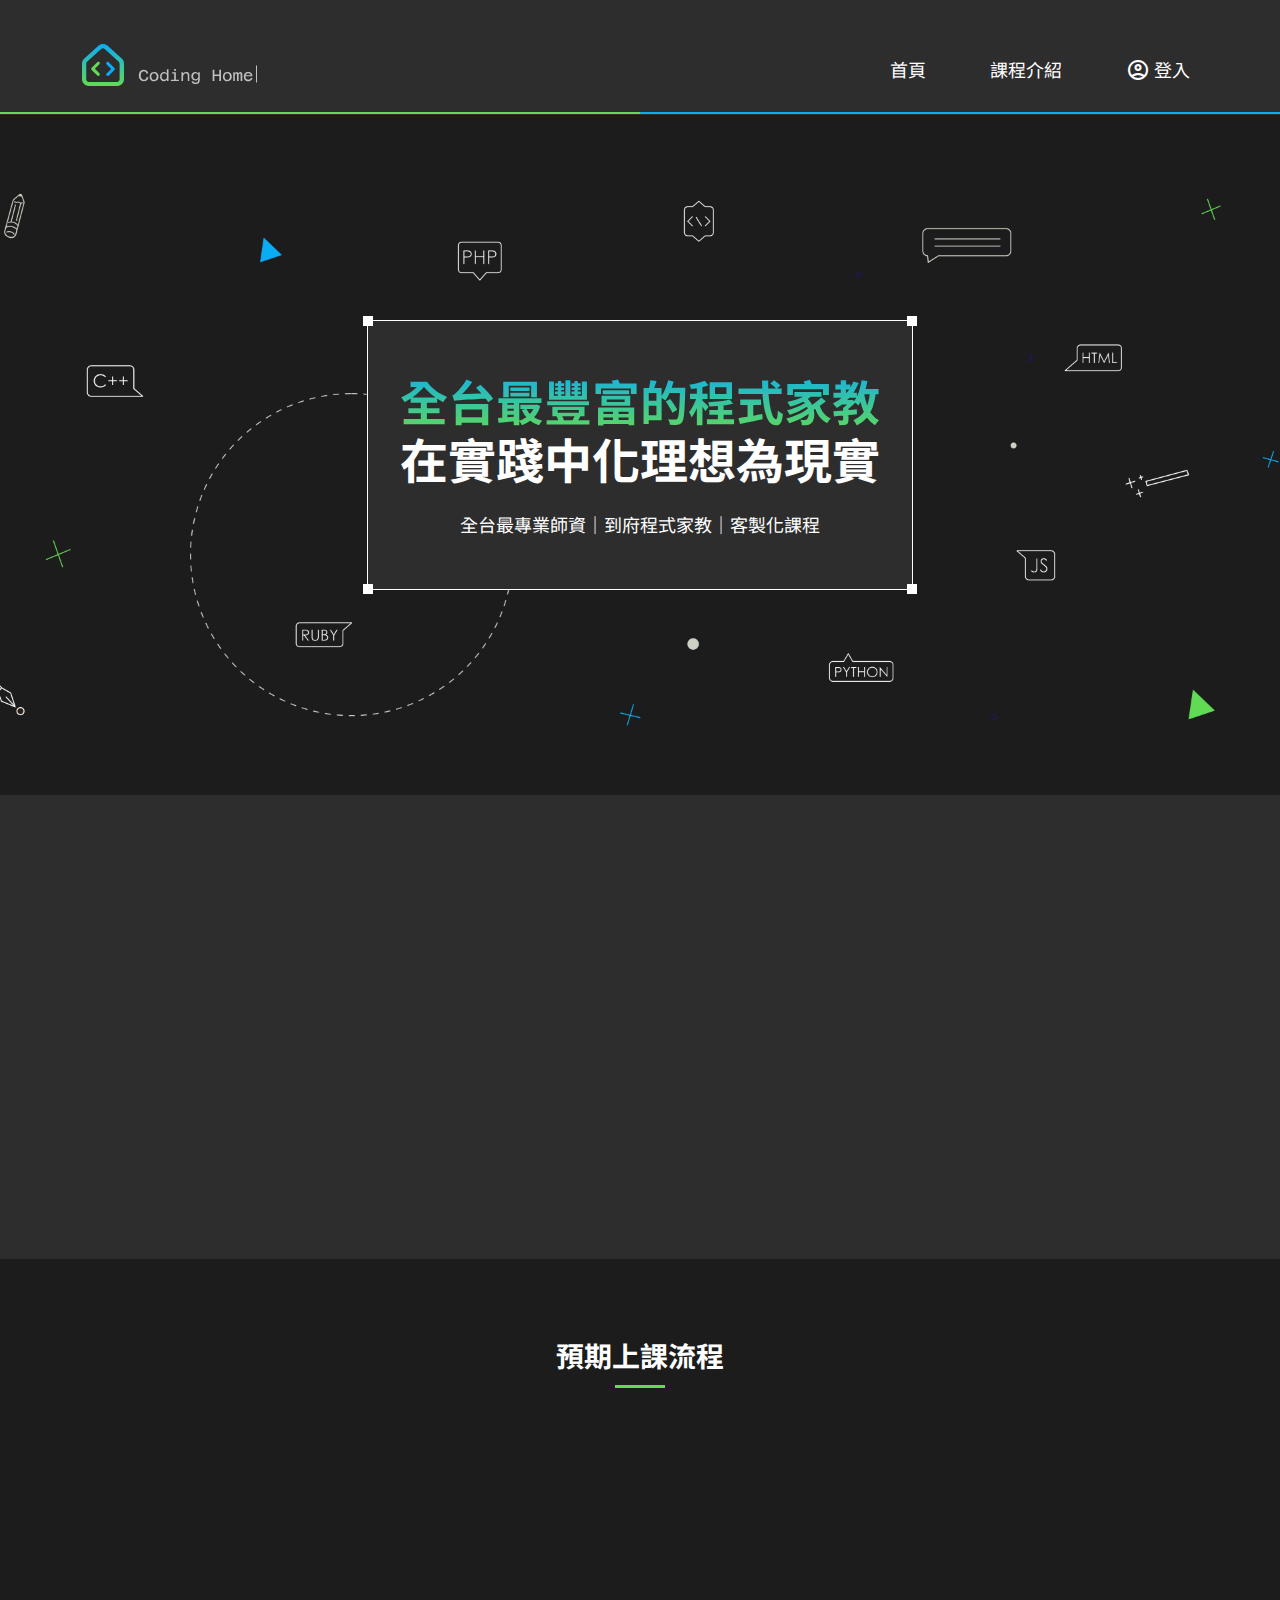
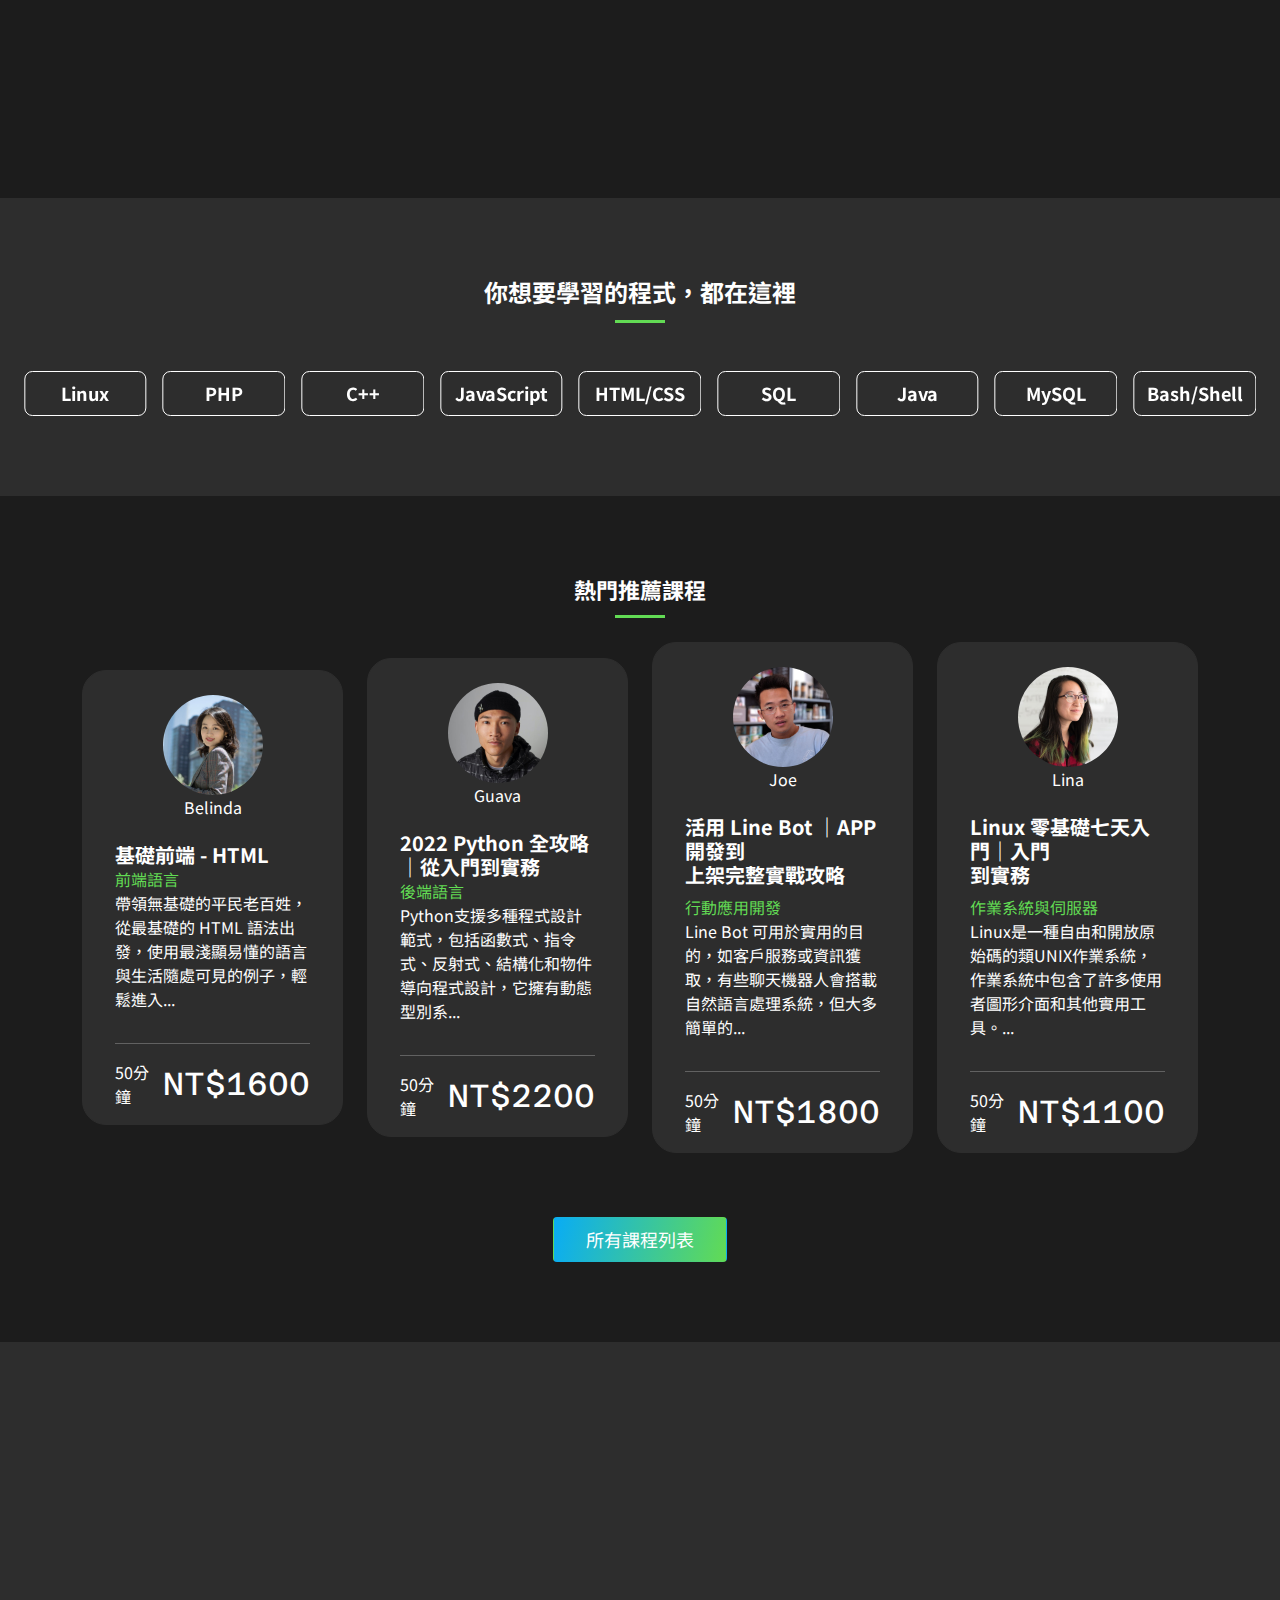
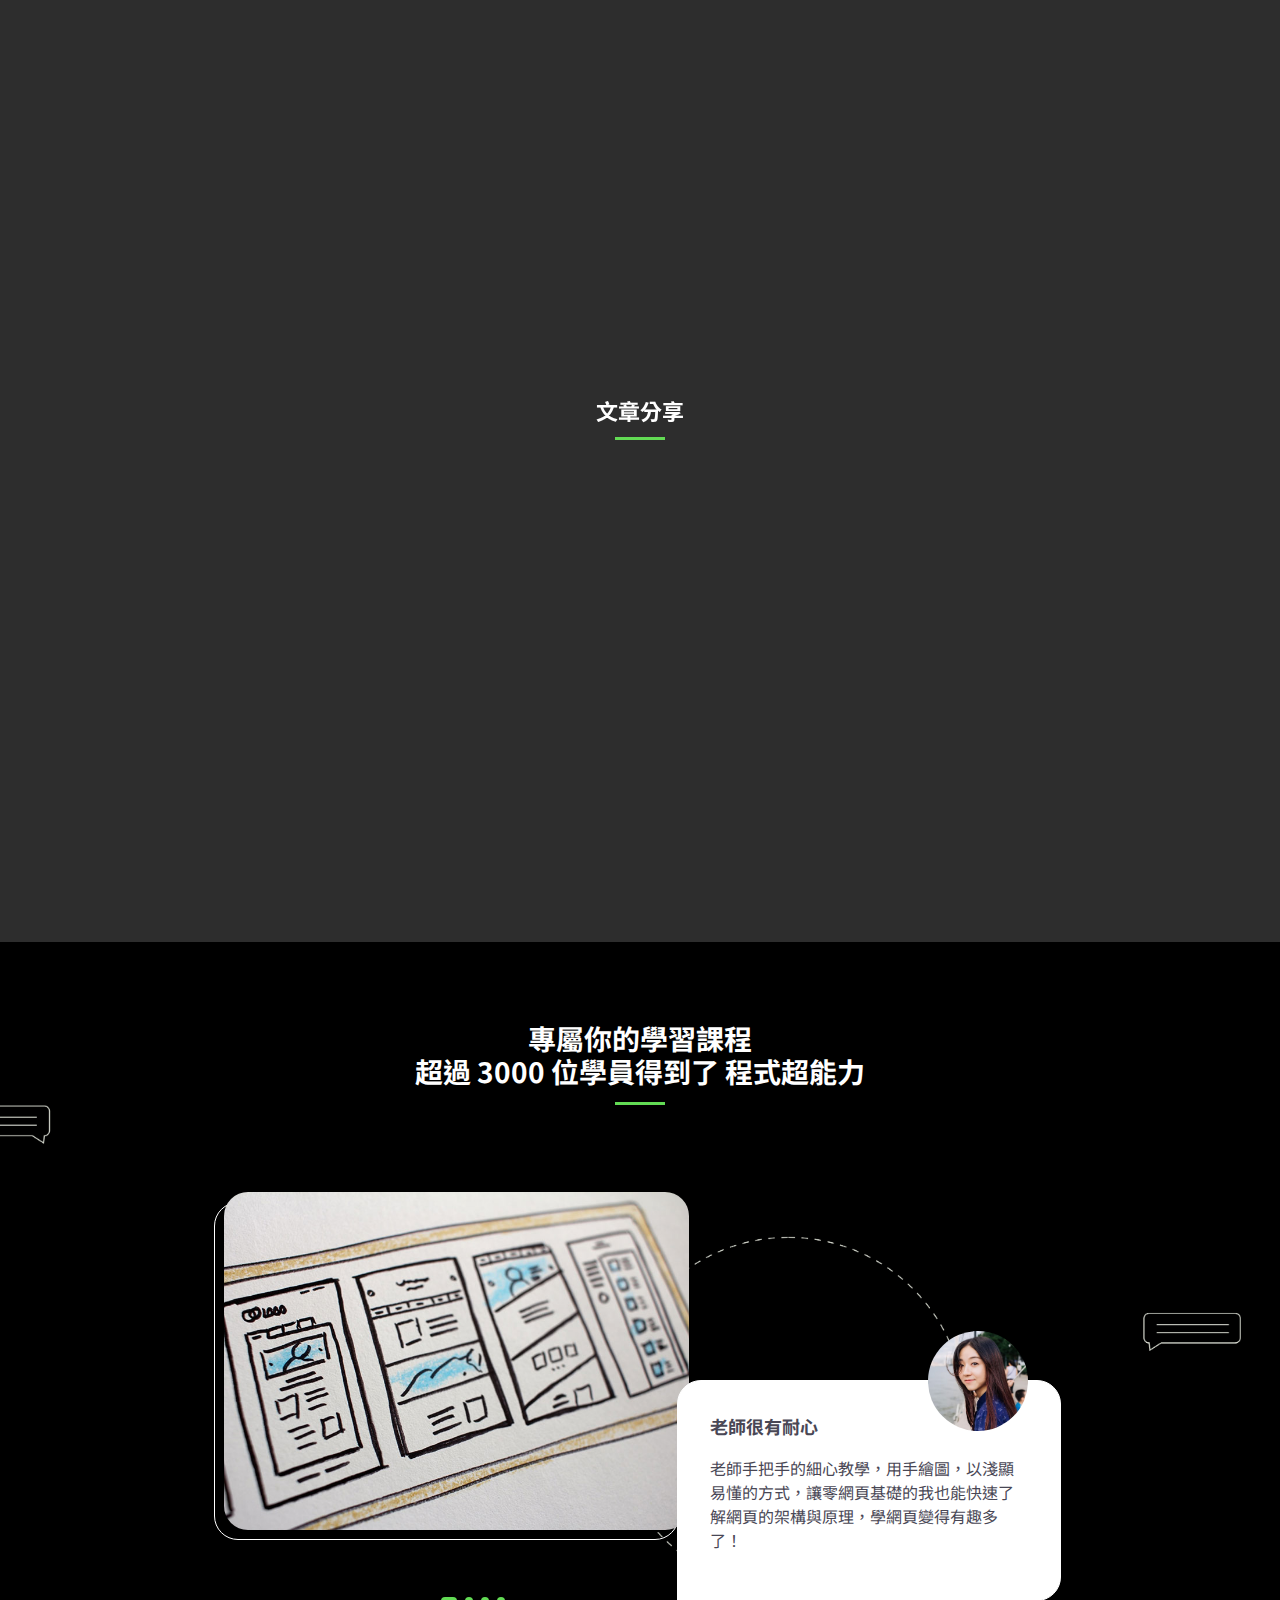
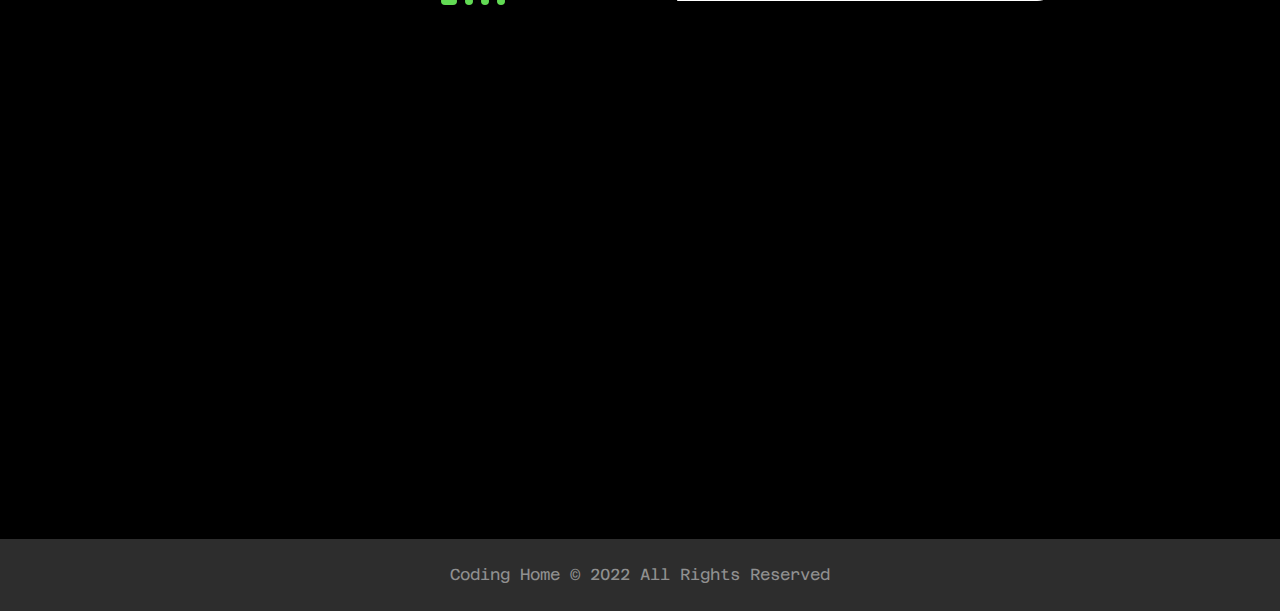
<file: index.html>
<!DOCTYPE html>
<html lang="en">

  <head>
    <meta charset="UTF-8">
    <meta name="viewport" content="width=device-width, initial-scale=1.0">
    <meta http-equiv="X-UA-Compatible" content="ie=edge">
    <title>Boostrap Index</title>
    <link rel="stylesheet" href="https://cdnjs.cloudflare.com/ajax/libs/font-awesome/5.13.0/css/all.min.css" />
    <link
    href="https://fonts.googleapis.com/css?family=Material+Icons|Material+Icons+Outlined|Material+Icons+Round|Material+Icons+Sharp|Material+Icons+Two+Tone"
    rel="stylesheet">
    <link rel="stylesheet" href="https://fonts.googleapis.com/css2?family=Material+Symbols+Outlined:opsz,wght,FILL,GRAD@48,400,0,0" />
    <link rel="stylesheet" href="https://unpkg.com/aos@2.3.1/dist/aos.css">
    <link rel="stylesheet" href="https://cdn.jsdelivr.net/npm/swiper/swiper-bundle.min.css" />
    <link rel="stylesheet" href="./assets/style/all.css">
  </head>

  <body>
    <nav class="navbar navbar-expand-lg navbar-dark bg-dark2 sticky-top">
      <div class="container align-items-end">
        <a class="navbar-brand d-md-none logo-img" href="./index.html"><img src="./assets/images/logo2.svg" class="mx-auto d-block " height="24" alt="logo"></a>
        <a class="navbar-brand d-none d-md-flex" href="./index.html"><img src="./assets/images/logo.svg" class="" height="42" alt="logo"></a>
        <button class="navbar-toggler border-0" type="button" data-bs-toggle="collapse" data-bs-target="#navbarNavDropdown" aria-controls="navbarNavDropdown" aria-expanded="false" aria-label="Toggle navigation">
          <span class="material-icons-round text-primary fs-md-2">
            drag_handle
          </span>
        </button>
        <div class="collapse navbar-collapse" id="navbarNavDropdown">
          <ul class="navbar-nav ms-auto text-center mt-4 ">
            <li class="nav-item me-5">
              <a class="nav-link active fs-7 text-white" aria-current="page" href="./index.html">首頁</a>
            </li>
            <li class="nav-item me-5">
              <a class="nav-link fs-7 text-white" href="./intro_course.html">課程介紹</a>
            </li>
            <li class="nav-item ">
              <a class="nav-link d-flex justify-content-center align-items-center fs-7 text-white " href="#">
                <span class="material-symbols-outlined me-1">
                  account_circle
                </span>登入
              </a>
            </li>
            <li class="nav-item dropdown">
              
              <ul class="dropdown-menu" aria-labelledby="navbarDropdownMenuLink">
                <li><a class="dropdown-item" href="#">首頁</a></li>
                <li><a class="dropdown-item" href="#">課程介紹</a></li>
                <li>
                  <a class="nav-link d-flex align-items-center" href="#">
                    <span class="material-symbols-outlined me-1">
                      account_circle
                    </span>登入
                  </a>
                </li>
              </ul>
            </li>
          </ul>
        </div>
      </div>
    </nav>

    

<div class="bg-dark">
    <div class="banner">
        <div class="container">
            <div class="row justify-content-center">
                <div class="col-md-6" >
                    <div class="bg-dark2 banner-txt text-center position-relative ">
                        <div class="square position-absolute top-0 start-0 translate-middle"></div>
                        <div class="square position-absolute top-0 start-100 translate-middle"></div>
                        <div class="square position-absolute top-100 start-0 translate-middle"></div>
                        <div class="square position-absolute top-100 start-100 translate-middle"></div>
                        <h1 class="mb-4 fw-bold fs-4 fs-md-3 fs-xl-1"><span class="txt-gradient">全台最豐富的程式家教</span><br>
                        在實踐中化理想為現實
                        </h1>
                        <p class="my-0 fs-md-7 fs-8 ">全台最專業師資｜到府程式家教｜客製化課程</p>
                    </div>
                </div>
            </div>
        </div>
    </div>
</div>

<section class="section section-purpose bg-dark2">
    <div class="container">
        <div class="row justify-content-between align-items-center" data-aos="fade-right">
            <div class="col-lg-2">
                <div>
                    <h2 class="fw-bold fs-md-3 fs-4 text-md-center underline underline-lg-start ">
                        手把手帶你<br>親自到家教到會
                    </h2>
                </div>
            </div>
            <div class="col-lg-3">
                <div class="cards py-5 mb-4 text-center">
                    <span class="material-icons-outlined fz-big mb-4">
                        code
                    </span>
                    <h3 class="fs-7 mb-3 fw-bold">超過 100 種專業課程</h3>
                    <p class="fs-7">學習標準化的電腦形式語言<br>培養運算思維和邏輯素養</p>
                </div>
            </div>
            <div class="col-lg-3">
                <div class="cards py-5 mb-4 text-center">
                    <span class="material-icons-outlined  fz-big mb-4">
                        rocket_launch
                    </span>
                    <h3 class="fs-7 mb-3 fw-bold">高效學習</h3>
                    <p class="fs-7">客製化專屬課表<br>讓學習變簡單</p>
                </div>
            </div>
            <div class="col-lg-3">
                <div class="cards py-5 mb-4 text-center">
                    <span class="material-icons-outlined  fz-big mb-4">
                        fmd_good
                    </span>
                    <h3 class="fs-7 mb-3 fw-bold">指定地點</h3>
                    <p class="fs-7">專業老師到你指定的地點<br>一對一高效學習</p>
                </div>
            </div>
        </div>
    </div>
    
</section>

<section class="section section-course bg-dark">
    <div class="container">
        <div class="row">
            <div class="col-12">
                <h2 class="fs-5 fs-md-3 fw-bold text-center underline underline-center">
                    預期上課流程
                </h2>
            </div>
            <div class="col-12">
                <ol class="d-md-flex flex-md-wrap list-unstyled" data-aos="fade-left">
                    <li class="col-md-6 col-xl-3 ">
                        <div class="cards position-relative h-100">
                            <h3 class="fs-4 fw-bold mb-3">預約</h3>
                            <p class="fs-7  ">線上預約指定課程，由老師安排專屬課程</p>
                            <div class="position-absolute  top-0 translate-middle-y px-2 text-primary font-family fw-bold fs-1 bg-dark">01
                            </div>
                        </div>
                    </li>
                    <li class="col-md-6 col-xl-3 ">
                        <div class="cards position-relative h-100">
                            <h3 class="fs-4 fw-bold mb-3">付款</h3>
                            <p class="fs-7">支援各種支付方式提供12期分期付款</p>
                            <div class="position-absolute  top-0 translate-middle-y px-2 text-primary font-family fw-bold fs-1 bg-dark">02                                
                            </div>
                        </div>
                    </li>
                    <li class="col-md-6 col-xl-3 ">
                        <div class="cards position-relative h-100">
                            <h3 class="fs-4 fw-bold mb-3">上課</h3>
                            <p class="fs-7">地點由您指定密集性一對一教學</p>
                            <div class="position-absolute  top-0 translate-middle-y px-2 text-primary font-family fw-bold fs-1 bg-dark">03</div>
                        </div>
                    </li>
                    <li class="col-md-6 col-xl-3">
                        <div class="cards position-relative h-100">
                            <h3 class="fs-4 fw-bold mb-3">提供滿意度</h3>
                            <p class="fs-7">提供課程滿意度及回饋讓我們持續成長與進步</p>
                            <div class="position-absolute  top-0 translate-middle-y px-2 text-primary font-family fw-bold fs-1 bg-dark">04</div>
                        </div>
                    </li>
                </ol>
            </div>
        </div>
    </div>
</section>

<section class="section section-learn bg-dark2">
    <h2 class="fs-4 fw-bold underline underline-center">你想要學習的程式，都在這裡</h2>
    <!-- Swiper -->
    <div class="swiper mySwiper">
        <div class="swiper-wrapper ">
            <div class="swiper-slide">
                <div class="swiper-item fw-bold">JavaScript</div>
            </div>
            <div class="swiper-slide">
                <div class="swiper-item fw-bold">HTML/CSS</div>
            </div>
            <div class="swiper-slide">
                <div class="swiper-item fw-bold">SQL</div>
            </div>
            <div class="swiper-slide">
                <div class="swiper-item fw-bold">Java</div>
            </div>
            <div class="swiper-slide">
                <div class="swiper-item fw-bold">MySQL</div>
            </div>
            <div class="swiper-slide">
                <div class="swiper-item fw-bold">Bash/Shell</div>
            </div>
            <div class="swiper-slide">
                <div class="swiper-item fw-bold">Python</div>
            </div>
            <div class="swiper-slide">
                <div class="swiper-item fw-bold">Linux</div>
            </div>
            <div class="swiper-slide">
                <div class="swiper-item fw-bold">PHP</div>
            </div>
            <div class="swiper-slide">
                <div class="swiper-item fw-bold">C++</div>
            </div>
        </div>   
    </div>
     
</section>

<section class="section section-hotCourse bg-dark ">
    <div class="container">
        <h2 class="fs-5 fw-bold text-center underline underline-center">熱門推薦課程</h2>
        <div class="row align-items-center">
            <div class="col-md-6 col-xl-3 ">
                <div class="cards bg-dark2 mb-3 h-100">
                    <!-- <div class="d-flex flex-column  h-100"> -->
                        <h3 class="fs-6 fw-bold my-0">基礎前端 - HTML</h3>
                        <div class="hotCourse-img mx-auto order-first">
                            <img src="./assets/images/teacher01.jpg" class="rounded-circle"  alt="teacher01">
                        </div>
                        <p class="text-center order-first mb-4">Belinda</p>
                        <p class="text-primary flex-grow-1 my-0">前端語言</p>
                        <p class="text-break flex-grow-1 mb-3">帶領無基礎的平民老百姓，從最基礎的 HTML 語法出發，使用最淺顯易懂的語言與生活隨處可見的例子，輕鬆進入...</p>
                        <hr class="mb-3">
                        <div class="d-flex justify-content-center align-items-center ">
                            <p class="me-2 my-0">50分鐘</p>
                            <p class="font-family fs-2 my-0">NT$1600</p>
                        </div>
                    <!-- </div> -->
                </div>
            </div>
            <div class="col-md-6 col-xl-3 ">
                <div class="cards bg-dark2 mb-3 h-100">
                    <!-- <div class="d-flex flex-column flex-wrap h-100"> -->
                        <h3 class="fs-6 fw-bold my-0">2022 Python 全攻略｜從入門到實務</h3>
                        <div class="hotCourse-img mx-auto order-first">
                            <img src="./assets/images/teacher02.jpg" class="rounded-circle" alt="teacher01">
                        </div>
                        <p class="text-center order-first mb-4">Guava</p>
                        <p class="text-primary flex-grow-1 my-0">後端語言</p>
                        <p class="text-break flex-grow-1 mb-3">Python支援多種程式設計範式，包括函數式、指令式、反射式、結構化和物件導向程式設計，它擁有動態型別系...</p>
                        <hr class="mb-3">
                        <div class="d-flex justify-content-center align-items-center">
                            <p class="me-2 my-0">50分鐘</p>
                            <p class="font-family fs-2 my-0">NT$2200</p>
                        </div>
                    <!-- </div> -->
                </div>
            </div>
            <div class="col-md-6 col-xl-3 h-100">
                <div class="cards bg-dark2 mb-3 h-100">
                    <h3 class="fs-6 fw-bold">活用 Line Bot ｜APP 開發到<br>上架完整實戰攻略</h3>
                    <div class="hotCourse-img mx-auto order-first">
                        <img src="./assets/images/teacher03.jpg" class="rounded-circle" height="100" alt="teacher01">
                    </div>
                    <p class="text-center order-first mb-4">Joe</p>
                    <p class="text-primary my-0">行動應用開發</p>
                    <p class="text-break mb-3">Line Bot 可用於實用的目的，如客戶服務或資訊獲取，有些聊天機器人會搭載自然語言處理系統，但大多簡單的...</p>
                    <hr class="mb-3">
                    <div class="d-flex justify-content-center align-items-center">
                        <p class="me-2 my-0">50分鐘</p>
                        <p class="font-family fs-2 my-0">NT$1800</p>
                    </div>
                </div>
            </div>
            <div class="col-md-6 col-xl-3 h-100">
                <div class="cards bg-dark2 mb-3 h-100">
                    <h3 class="fs-6 fw-bold">Linux 零基礎七天入門｜入門<br>到實務</h3>
                    <div class="hotCourse-img mx-auto order-first">
                        <img src="./assets/images/teacher04.jpg" class="rounded-circle" alt="teacher01">
                    </div>
                    <p class="text-center order-first mb-4">Lina</p>
                    <p class="text-primary my-0">作業系統與伺服器</p>
                    <p class="text-break mb-3">Linux是一種自由和開放原始碼的類UNIX作業系統，作業系統中包含了許多使用者圖形介面和其他實用工具。...</p>
                    <hr class="mb-3">
                    <div class="d-flex justify-content-center align-items-center">
                        <p class="me-2 my-0">50分鐘</p>
                        <p class="font-family fs-2 my-0">NT$1100</p>
                    </div>
                </div>
            </div>
        </div>
        <div class="d-flex flex-column align-items-center mt-md-5">
            <a href="#" >
                <button type="button" class="btn bg-gradient text-center rounded-2 text-white fs-7 px-7 py-2">所有課程列表</button>
            </a>
        </div>
    </div>
</section>

<section class="container-fluid section-slogan bg-dark2">
    <div class="row d-md-flex text-center text-md-start">
        <div class="col-md-6 col-lg-3 cards slogan-bg" data-aos="fade-up">
            <span class="material-icons mb-3  ">question_answer</span>
            <h3 class="fs-4 fw-bold underline underline-lg-start mb-5 ">對症下藥，專案製作</h3>
            <p class="fs-7 text-break">除了可以瘋狂提問之外<br>還有機會一起完成專案</p>
         
        </div>
        <div class="col-md-6 col-lg-3 cards slogan-bg" data-aos="fade-down">
            <span class="material-icons mb-3">tips_and_updates</span>
            <h3 class="fs-4 fw-bold underline underline-lg-start mb-5">激發你的學習潛力</h3>
            <p class="fs-7 text-break">進度制課程安排&個人化學習建議有效管理你的學習動力</p>
        </div>
        <div class="col-md-6 col-lg-3 cards slogan-bg" data-aos="fade-up">
            <span class="material-icons mb-3">thumb_up</span>
            <h3 class="fs-4 fw-bold underline underline-lg-start mb-5">學習效率</h3>
            <p class="fs-7 text-break">針對學員狀況調整內容與步調<br>學習精準最有效</p>
        </div>
        <div class="col-md-6 col-lg-3 cards slogan-bg" data-aos="fade-down">
            <span class="material-icons mb-3">supervisor_account</span>
            <h3 class="fs-4 fw-bold underline underline-lg-start mb-5">一對一指導</h3>
            <p class="fs-7 text-break">針對目的進行客製化課程安排<br>快速的學以致用</p>
        </div>
    </div>
</section>

<section class="section-shareArticle bg-dark2">
    <div class="container">
        <div class="row ">
            <h2 class="fs-5 fw-bold text-center underline underline-center mb56">文章分享</h2>
            <div class="d-md-flex ">
                <div class="col-lg-4  cards mb-4 position-relative" data-aos="flip-left">
                    <div class="squareRounded squareRounded-topLeft position-absolute top-0 start-0"></div>
                    <div class="squareRounded squareRounded-topRight position-absolute top-0 end-0"></div>
                    <div class="squareRounded squareRounded-bottomLeft position-absolute bottom-0 start-0"></div>
                    <div class="squareRounded squareRounded-bottomRight position-absolute bottom-0 end-0"></div>
                    <img src="./assets/images/article01.jpg" class="img-fluid mb-3" alt="article01">
                    <h3 class="fs-7 fw-bold mb-3">2022 前端開發者學習地圖</h3>
                    <p class="text-break">轉職為前端的這條職業路上該如何發展？本篇為前端開發者提供學習地圖參考</p>
                    <p class="fs-7 font-family text-primary text-end my-0">MORE</p>
                </div>
                <div class="col-lg-4 cards mb-4 position-relative" data-aos="flip-right">
                    <div class="squareRounded squareRounded-topLeft position-absolute top-0 start-0"></div>
                    <div class="squareRounded squareRounded-topRight position-absolute top-0 end-0"></div>
                    <div class="squareRounded squareRounded-bottomLeft position-absolute bottom-0 start-0"></div>
                    <div class="squareRounded squareRounded-bottomRight position-absolute bottom-0 end-0"></div>
                    <img src="./assets/images/article02.jpg" class="img-fluid mb-3" alt="article02">
                    <h3 class="fs-7 fw-bold mb-3">軟體工程師有哪些類別</h3>
                    <p class="text-break">軟體工程師領域廣闊，許多人仍然對此相關職務感到陌生，本篇就介紹主流的軟體工程師職務</p>
                    <p class="fs-7 font-family text-primary text-end my-0">MORE</p>
                </div>
                <div class="col-lg-4 cards position-relative" data-aos="flip-left">
                    <div class="squareRounded squareRounded-topLeft position-absolute top-0 start-0"></div>
                    <div class="squareRounded squareRounded-topRight position-absolute top-0 end-0"></div>
                    <div class="squareRounded squareRounded-bottomLeft position-absolute bottom-0 start-0"></div>
                    <div class="squareRounded squareRounded-bottomRight position-absolute bottom-0 end-0"></div>
                    <img src="./assets/images/article03.jpg" class="img-fluid mb-3" alt="article03">
                    <h3 class="fs-7 fw-bold mb-3">免費 25 小時前端教學資源</h3>
                    <p class="text-break">這篇文章規劃了適合「前端工程師」的學習地圖，讓新進的學生了解如何選擇課程</p>
                    <p class="fs-7 font-family text-primary text-end my-0">MORE</p>
                </div>
            </div>
        </div>
    </div>
</section>

<section class="feedback bg-black">
    <div class="container">
        <div class="row">
            <h2 class="fs-4 fs-md-3 fw-bold text-center underline underline-center mb-40">專屬你的學習課程<br>超過 3000 位學員得到了 程式超能力</h2>
            <div class="swiper feedback-Swiper">
                <div class="swiper-wrapper mb-7">
                    <div class="swiper-slide d-md-flex justify-content-center align-items-center">
                        <div class="col-md-5 feedback-image mb-40 position-relative">
                            <img src="./assets/images/share.jpg" class="img-fluid rounded-5" alt="share.jpg">
                        </div>
                        <div class="col-md-4 mb-7 ">
                            <div class="feedback-content">
                                <img src="./assets/images/student01.jpg" class="rounded-circle" alt="student01.jpg">
                                <p class="fs-7 fw-bold">老師很有耐心</p>
                                <p class="text-break">老師手把手的細心教學，用手繪圖，以淺顯易懂的方式，讓零網頁基礎的我也能快速了解網頁的架構與原理，學網頁變得有趣多了！</p>
                            </div>
                        </div>
                    </div>
                    <div class="swiper-slide d-md-flex justify-content-center align-items-center">
                        <div class="col-md-5 feedback-image mb-40 position-relative">
                            <img src="./assets/images/article01.jpg" class="img-fluid rounded-5" alt="share.jpg">
                        </div>
                        <div class="col-md-4 mb-7">
                            <div class="feedback-content">
                                <img src="./assets/images/student02.jpg" class="rounded-circle" alt="student02.jpg">
                                <p class="fs-7 fw-bold">老師很厲害</p>
                                <p class="text-break">老師手把手的細心教學，用手繪圖，以淺顯易懂的方式，讓零網頁基礎的我也能快速了解網頁的架構與原理，學網頁變得有趣多了！</p>
                            </div>
                        </div>
                    </div>
                    <div class="swiper-slide d-md-flex justify-content-center align-items-center">
                        <div class="col-md-5 feedback-image mb-40 position-relative">
                            <img src="./assets/images/article02.jpg" class="img-fluid rounded-5" alt="share.jpg">
                        </div>
                        <div class="col-md-4 mb-7">
                            <div class="feedback-content">
                                <img src="./assets/images/student03.jpg" class="rounded-circle" alt="student03.jpg">
                                <p class="fs-7 fw-bold">老師很會帶動氣氛</p>
                                <p class="text-break">老師手把手的細心教學，用手繪圖，以淺顯易懂的方式，讓零網頁基礎的我也能快速了解網頁的架構與原理，學網頁變得有趣多了！</p>
                            </div>
                        </div>
                    </div>
                    <div class="swiper-slide d-md-flex justify-content-center align-items-center">
                        <div class="col-md-5 feedback-image mb-40 position-relative">
                            <img src="./assets/images/article03.jpg" class="img-fluid rounded-5" alt="share.jpg">
                        </div>
                        <div class="col-md-4 mb-7">
                            <div class="feedback-content">
                                <img src="./assets/images/student04.jpg" class="rounded-circle" alt="student04.jpg">
                                <p class="fs-7 fw-bold">老師很會舉例</p>
                                <p class="text-break">老師會舉實例，讓學生帶入情境了解其中原理，以淺顯易懂的方式來學習網頁，讓學生快速理解原理，達到事半功倍的效果</p>
                            </div>
                        </div>
                    </div>
                    <div class="d-flex justify-content-center align-items-center swiper-buttons">
                        <div class="swiper-button-prev">
                            <span class="material-icons text-primary">
                                west
                            </span>
                        </div>
                        <div class="swiper-pagination"></div>
                        <div class="swiper-button-next">
                            <span class="material-icons text-primary">
                                east
                            </span>
                        </div>                       
                    </div>
                </div>
            </div>
        </div>
    </div>
</section>

<section class="section-joinus bg-black">
   
    <div class="container ">
        <div class="row justify-content-center text-center">
            <div class="col-xl-9 mx-auto" data-aos="fade-up">
                <div class="cards rounded-5 bg-dark d-xl-flex justify-content-between align-items-center">
                    <span class="material-icons mb-4 mb-md-0">
                        menu_book
                    </span>
                    <div>
                        <h2 class="fs-4 fs-xl-3 fw-bold mb-4">加入我們成為導師</h2>
                        <p class="fs-xl-7 text-break mb-4">歡迎各大程式大神加入我們，用知識在世界留下一點影響力。</p>
                    </div>
                    <a href="#" class="btn fs-7">立即預約</a>
                </div>
            </div>
        </div>
    </div>
</section>


    <div class="bg-dark2">
      <div class="container">
        <div class="footer text-center">
          <p class="font-family my-0">Coding Home © 2022 All Rights Reserved</p>
        </div>
      </div>
    </div>

    <script src="./assets/js/vendors.js"></script>
    <!-- AOS -->
    <script src="https://unpkg.com/aos@2.3.1/dist/aos.js"></script>
    <!-- Swiper JS -->
    <script src="https://cdn.jsdelivr.net/npm/swiper/swiper-bundle.min.js"></script>
    <script src="./assets/js/all.js"></script>
  </body>

</html>
</file>
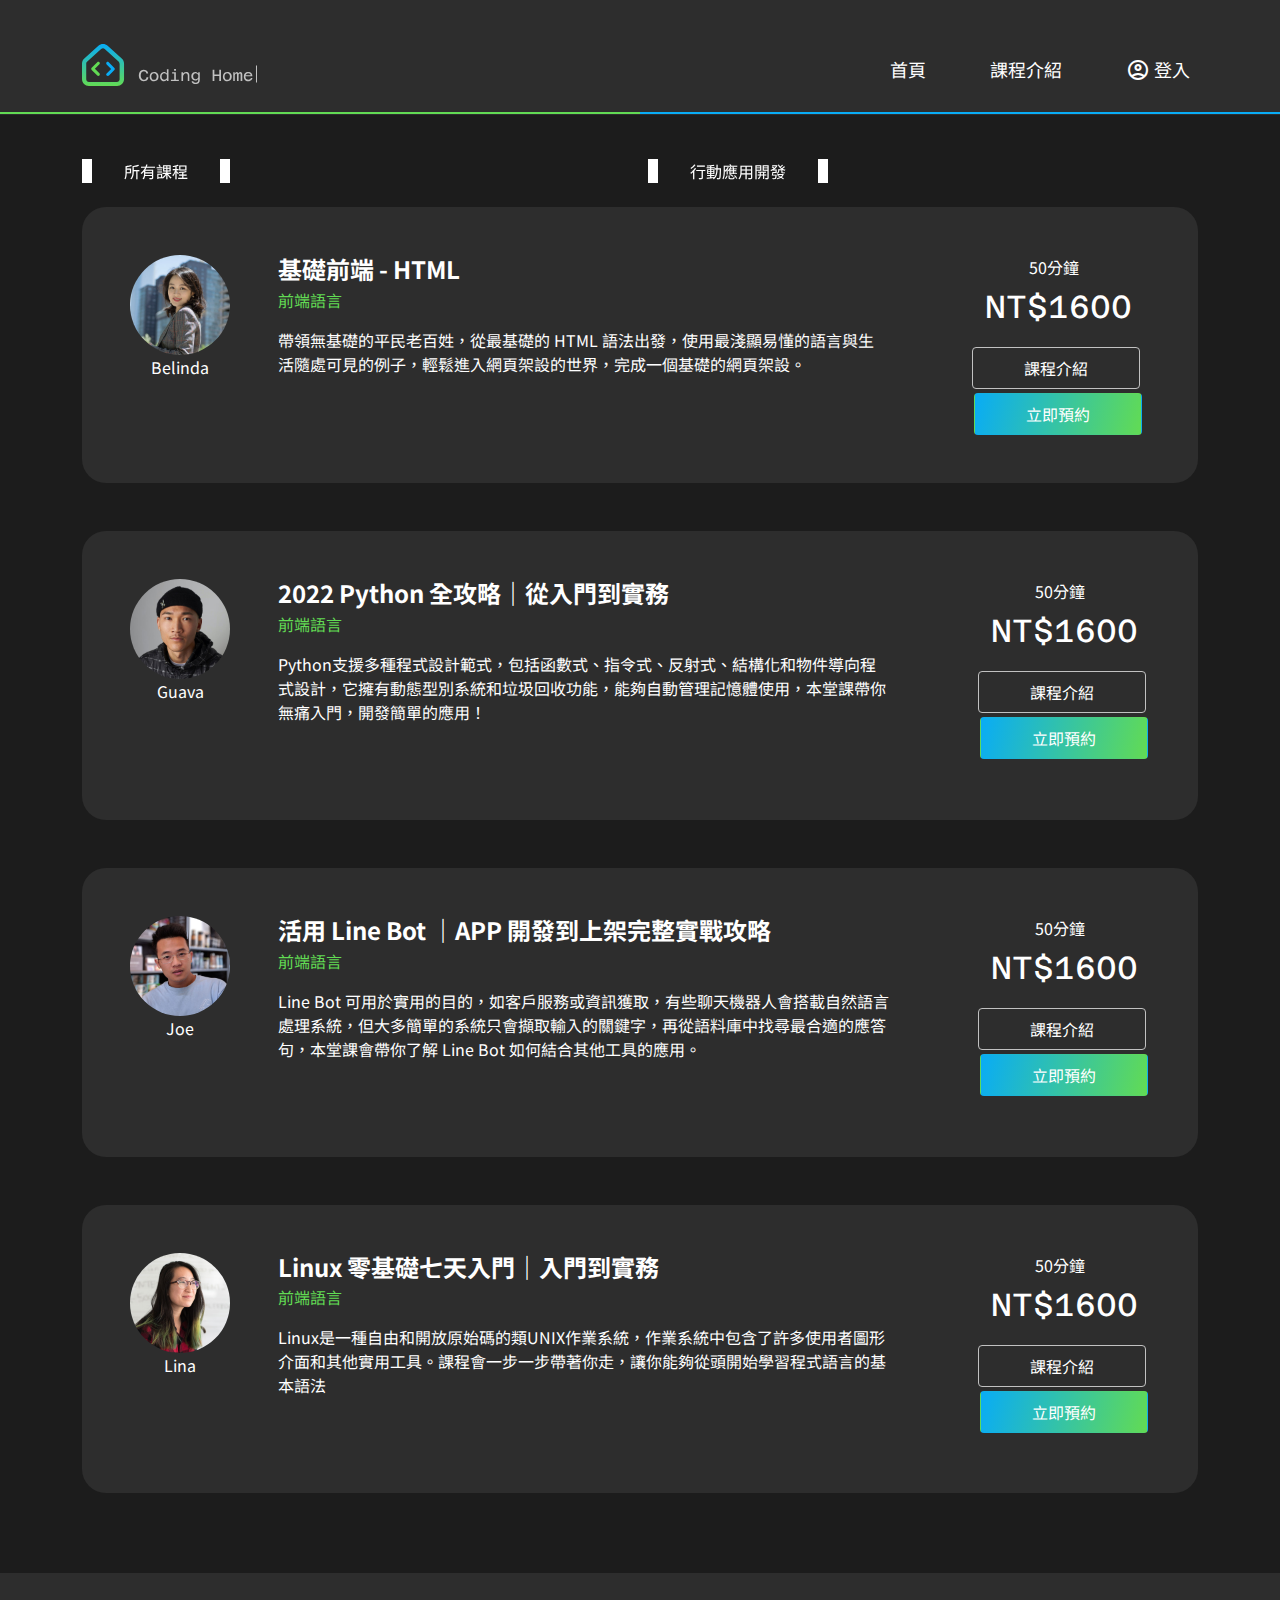
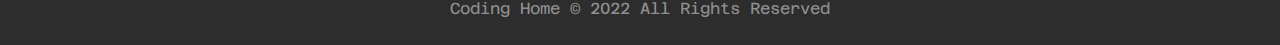
<file: intro_course.html>
<!DOCTYPE html>
<html lang="en">

  <head>
    <meta charset="UTF-8">
    <meta name="viewport" content="width=device-width, initial-scale=1.0">
    <meta http-equiv="X-UA-Compatible" content="ie=edge">
    <title>Boostrap Index</title>
    <link rel="stylesheet" href="https://cdnjs.cloudflare.com/ajax/libs/font-awesome/5.13.0/css/all.min.css" />
    <link
    href="https://fonts.googleapis.com/css?family=Material+Icons|Material+Icons+Outlined|Material+Icons+Round|Material+Icons+Sharp|Material+Icons+Two+Tone"
    rel="stylesheet">
    <link rel="stylesheet" href="https://fonts.googleapis.com/css2?family=Material+Symbols+Outlined:opsz,wght,FILL,GRAD@48,400,0,0" />
    <link rel="stylesheet" href="https://unpkg.com/aos@2.3.1/dist/aos.css">
    <link rel="stylesheet" href="https://cdn.jsdelivr.net/npm/swiper/swiper-bundle.min.css" />
    <link rel="stylesheet" href="./assets/style/all.css">
  </head>

  <body>
    <nav class="navbar navbar-expand-lg navbar-dark bg-dark2 sticky-top">
      <div class="container align-items-end">
        <a class="navbar-brand d-md-none logo-img" href="./index.html"><img src="./assets/images/logo2.svg" class="mx-auto d-block " height="24" alt="logo"></a>
        <a class="navbar-brand d-none d-md-flex" href="./index.html"><img src="./assets/images/logo.svg" class="" height="42" alt="logo"></a>
        <button class="navbar-toggler border-0" type="button" data-bs-toggle="collapse" data-bs-target="#navbarNavDropdown" aria-controls="navbarNavDropdown" aria-expanded="false" aria-label="Toggle navigation">
          <span class="material-icons-round text-primary fs-md-2">
            drag_handle
          </span>
        </button>
        <div class="collapse navbar-collapse" id="navbarNavDropdown">
          <ul class="navbar-nav ms-auto text-center mt-4 ">
            <li class="nav-item me-5">
              <a class="nav-link active fs-7 text-white" aria-current="page" href="./index.html">首頁</a>
            </li>
            <li class="nav-item me-5">
              <a class="nav-link fs-7 text-white" href="./intro_course.html">課程介紹</a>
            </li>
            <li class="nav-item ">
              <a class="nav-link d-flex justify-content-center align-items-center fs-7 text-white " href="#">
                <span class="material-symbols-outlined me-1">
                  account_circle
                </span>登入
              </a>
            </li>
            <li class="nav-item dropdown">
              
              <ul class="dropdown-menu" aria-labelledby="navbarDropdownMenuLink">
                <li><a class="dropdown-item" href="#">首頁</a></li>
                <li><a class="dropdown-item" href="#">課程介紹</a></li>
                <li>
                  <a class="nav-link d-flex align-items-center" href="#">
                    <span class="material-symbols-outlined me-1">
                      account_circle
                    </span>登入
                  </a>
                </li>
              </ul>
            </li>
          </ul>
        </div>
      </div>
    </nav>

    <div class="bg-dark">
    <div class="container">
        <div class="intro-course">
            <div class="course-items  mb-4">        
                <!-- Swiper -->
                <div class="swiper course-Swiper ">
                    <div class="swiper-wrapper">
                        <div class="swiper-slide">
                            <a href="#" class="rounded-7 w-auto">所有課程</a>
                        </div>
                        <div class="swiper-slide">
                            <a href="#" class="rounded-7 w-auto">行動應用開發</a>
                        </div>
                        <div class="swiper-slide">
                            <a href="#" class="rounded-7 w-auto">資料庫/資料科學</a>
                        </div>
                        <div class="swiper-slide">
                            <a href="#" class="rounded-7 w-auto">前端語言</a>
                        </div>
                        <div class="swiper-slide">
                            <a href="#" class="rounded-7 w-auto">後端語言</a>
                        </div>
                        <div class="swiper-slide">
                            <a href="#" class="rounded-7 w-auto">作業系統與伺服器</a>
                        </div>  
                    </div>   
                </div>
            </div>
    
    
            <div class="course-card bg-dark2 rounded-5 mb-4 mb-lg-5">
                <div class="d-md-flex">
                    <div class="me-md-5">
                        <img src="./assets/images/teacher01.jpg" class="rounded-circle mx-auto d-block" alt="teacher01.jpg">
                        <p class="text-center mb-4">Belinda</p>
                    </div>
                    <div class="mr-88">
                        <h3 class="fs-6 fs-lg-4 fw-bold mb-1">基礎前端 - HTML</h3>
                        <p class="text-primary">前端語言</p>
                        <p class="text-break mb-5">帶領無基礎的平民老百姓，從最基礎的 HTML 語法出發，使用最淺顯易懂的語言與生活隨處可見的例子，輕鬆進入網頁架設的世界，完成一個基礎的網頁架設。</p>
                    </div>
                    <div class="text-center">
                        <div class="d-flex justify-content-center align-items-center d-md-block mb-3 ">
                            <p class="me-2 mb-md-1 my-0">50分鐘</p>
                            <p class="font-family fs-2 my-0">NT$1600</p>
                        </div>
                        <div class="d-flex  d-md-block">
                            <a href="#" class="btn btn-outline-light text-white mb-md-1 me-1 mx-auto">課程介紹</a>
                            <a href="#" class="btn bg-gradient text-white">立即預約</a>
                        </div>
                    </div>
                </div>   
            </div>
            <div class="course-card bg-dark2 rounded-5 mb-4 mb-lg-5">
                <div class="d-md-flex">
                    <div class="me-md-5">
                        <img src="./assets/images/teacher02.jpg" class="rounded-circle mx-auto d-block" alt="teacher02.jpg">
                        <p class="text-center mb-4">Guava</p>
                    </div>
                    <div class="mr-88">
                        <h3 class="fs-6 fs-lg-4 fw-bold mb-1">2022 Python 全攻略｜從入門到實務</h3>
                        <p class="text-primary">前端語言</p>
                        <p class="text-break mb-5">Python支援多種程式設計範式，包括函數式、指令式、反射式、結構化和物件導向程式設計，它擁有動態型別系統和垃圾回收功能，能夠自動管理記憶體使用，本堂課帶你無痛入門，開發簡單的應用！</p>
                    </div>
                    <div class="text-center">
                        <div class="d-flex justify-content-center align-items-center d-md-block mb-3">
                            <p class="me-2 mb-md-1 my-0">50分鐘</p>
                            <p class="font-family fs-2 my-0">NT$1600</p>
                        </div>
                        <div class="d-flex  d-md-block">
                            <a href="#" class="btn btn-outline-light text-white mb-md-1 me-1 mx-auto">課程介紹</a>
                            <a href="#" class="btn bg-gradient text-white">立即預約</a>
                        </div>
                    </div>
                </div>    
            </div>
            <div class="course-card bg-dark2 rounded-5 mb-4 mb-lg-5">
                <div class="d-md-flex">
                    <div class="me-md-5">
                        <img src="./assets/images/teacher03.jpg" class="rounded-circle mx-auto d-block" alt="teacher03.jpg">
                        <p class="text-center mb-4">Joe</p>
                    </div>
                    <div class="mr-88">
                        <h3 class="fs-6 fs-lg-4  fw-bold mb-1">活用 Line Bot ｜APP 開發到上架完整實戰攻略</h3>
                        <p class="text-primary">前端語言</p>
                        <p class="text-break mb-5">Line Bot 可用於實用的目的，如客戶服務或資訊獲取，有些聊天機器人會搭載自然語言處理系統，但大多簡單的系統只會擷取輸入的關鍵字，再從語料庫中找尋最合適的應答句，本堂課會帶你了解 Line Bot 如何結合其他工具的應用。</p>
                    </div>
                    <div class="text-center">
                        <div class="d-flex justify-content-center align-items-center d-md-block mb-3">
                            <p class="me-2 mb-md-1 my-0">50分鐘</p>
                            <p class="font-family fs-2 my-0">NT$1600</p>
                        </div>
                        <div class="d-flex  d-md-block">
                            <a href="#" class="btn btn-outline-light text-white mb-md-1 me-1 mx-auto">課程介紹</a>
                            <a href="#" class="btn bg-gradient text-white">立即預約</a>
                        </div>
                    </div>
                </div>  
            </div>
            <div class="course-card bg-dark2 rounded-5 ">
                <div class="d-md-flex">
                    <div class="me-md-5">
                        <img src="./assets/images/teacher04.jpg" class="rounded-circle mx-auto d-block" alt="teacher04.jpg">
                        <p class="text-center mb-4">Lina</p>
                    </div>
                    <div class="mr-88">
                        <h3 class="fs-6 fs-lg-4 fw-bold mb-1">Linux 零基礎七天入門｜入門到實務</h3>
                        <p class="text-primary">前端語言</p>
                        <p class="text-break mb-5">Linux是一種自由和開放原始碼的類UNIX作業系統，作業系統中包含了許多使用者圖形介面和其他實用工具。課程會一步一步帶著你走，讓你能夠從頭開始學習程式語言的基本語法</p>
                    </div>
                    <div class="text-center">
                        <div class="d-flex justify-content-center align-items-center d-md-block mb-3">
                            <p class="me-2 mb-md-1 my-0">50分鐘</p>
                            <p class="font-family fs-2 my-0">NT$1600</p>
                        </div>
                        <div class="d-flex  d-md-block">
                            <a href="#" class="btn btn-outline-light text-white mb-md-1 me-1 mx-auto">課程介紹</a>
                            <a href="#" class="btn bg-gradient text-white">立即預約</a>
                        </div>
                    </div>
                </div>
                
                
                
            </div>
        </div>    
    </div>
     
</div>
    <div class="bg-dark2">
      <div class="container">
        <div class="footer text-center">
          <p class="font-family my-0">Coding Home © 2022 All Rights Reserved</p>
        </div>
      </div>
    </div>

    <script src="./assets/js/vendors.js"></script>
    <!-- AOS -->
    <script src="https://unpkg.com/aos@2.3.1/dist/aos.js"></script>
    <!-- Swiper JS -->
    <script src="https://cdn.jsdelivr.net/npm/swiper/swiper-bundle.min.js"></script>
    <script src="./assets/js/all.js"></script>
  </body>

</html>
</file>
